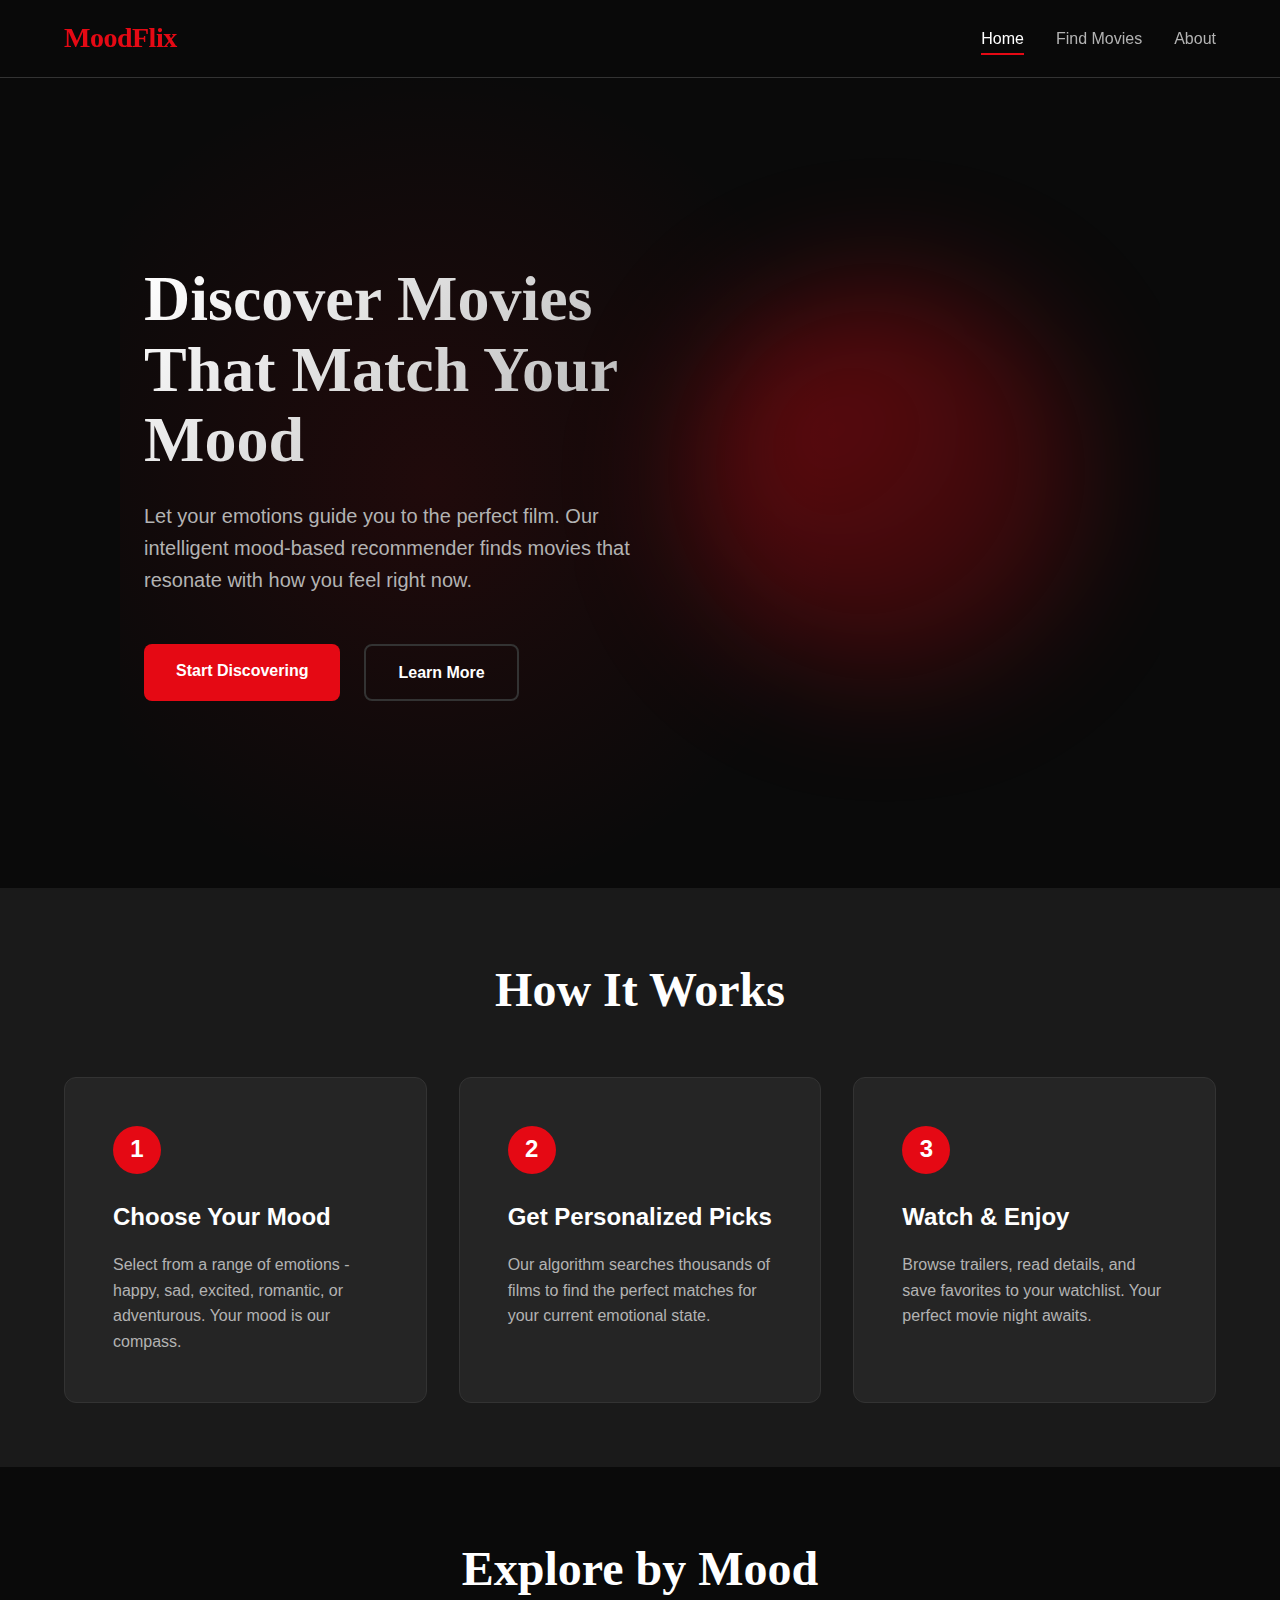
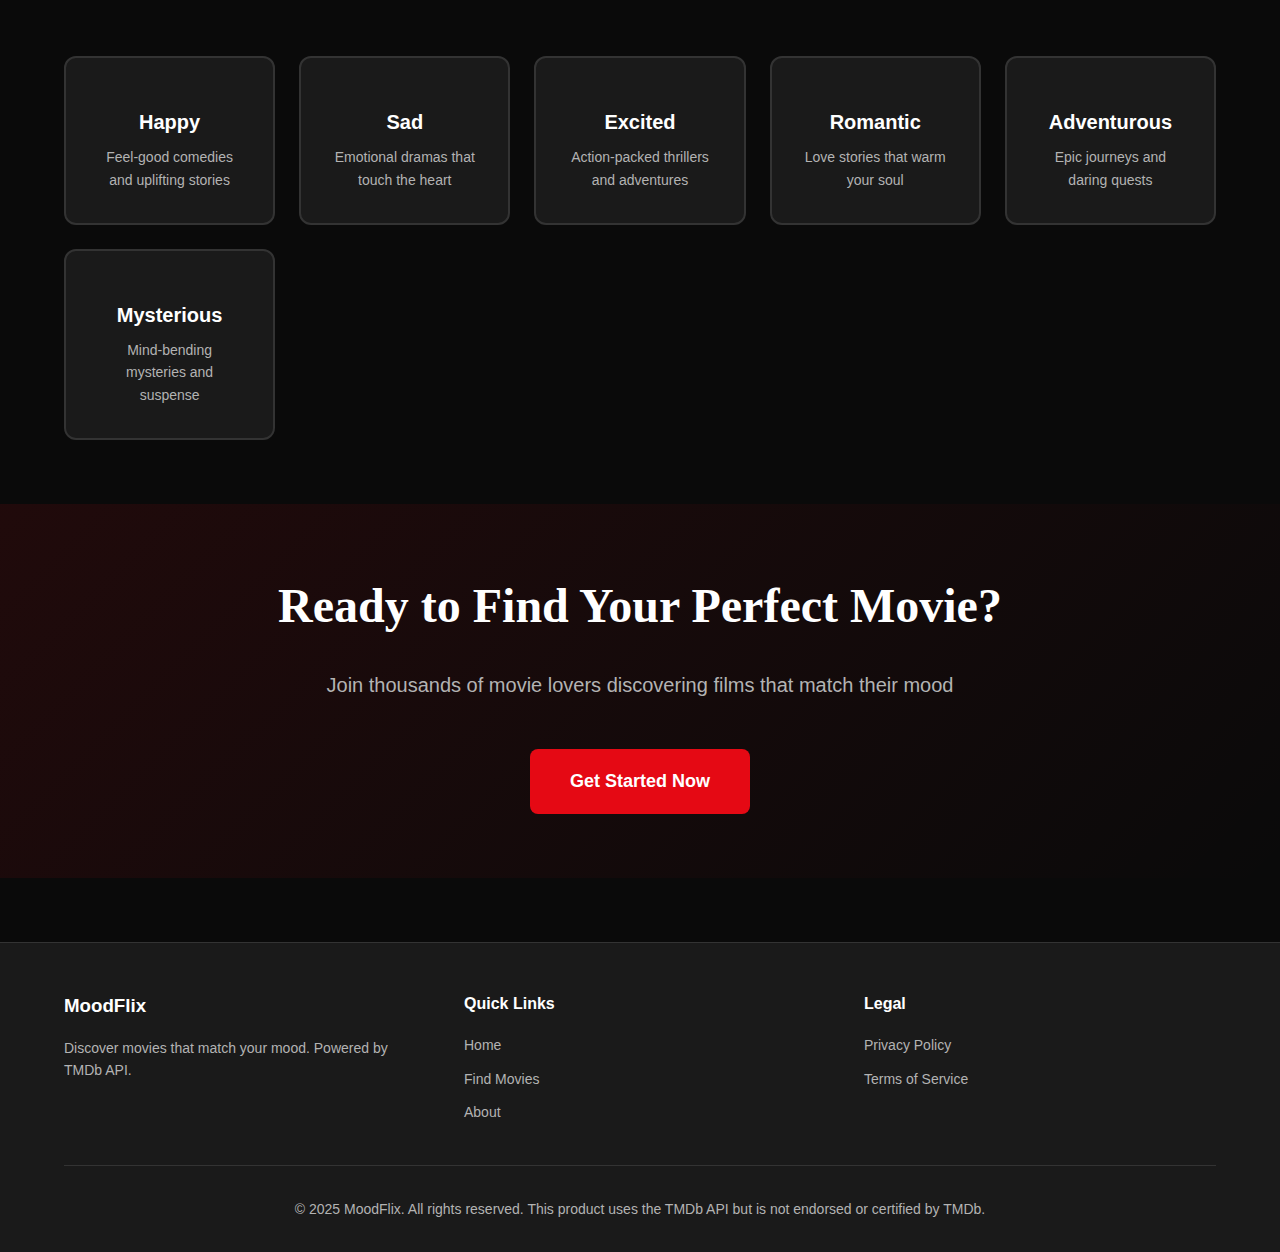
<file: index.html>
<!DOCTYPE html>
<html lang="en">
<head>
    <meta charset="UTF-8">
    <meta name="viewport" content="width=device-width, initial-scale=1.0">
    <title>MoodFlix - Discover Movies That Match Your Mood</title>
    <link rel="stylesheet" href="styles.css">
</head>
<body>
    <!-- Navigation -->
    <nav class="navbar">
        <div class="nav-container">
            <a href="index.html" class="logo">MoodFlix</a>
            <ul class="nav-menu">
                <li><a href="index.html" class="nav-link active">Home</a></li>
                <li><a href="recommender.html" class="nav-link">Find Movies</a></li>
                <li><a href="about.html" class="nav-link">About</a></li>
            </ul>
            <button class="mobile-menu-toggle" aria-label="Toggle menu">
                <span></span>
                <span></span>
                <span></span>
            </button>
        </div>
    </nav>

    <!-- Hero Section -->
    <section class="hero">
        <div class="hero-content">
            <h1 class="hero-title">Discover Movies That Match Your Mood</h1>
            <p class="hero-subtitle">Let your emotions guide you to the perfect film. Our intelligent mood-based recommender finds movies that resonate with how you feel right now.</p>
            <div class="hero-cta">
                <a href="recommender.html" class="btn btn-primary">Start Discovering</a>
                <a href="about.html" class="btn btn-secondary">Learn More</a>
            </div>
        </div>
        <div class="hero-visual">
            <div class="mood-orb"></div>
        </div>
    </section>

    <!-- Features Section -->
    <section class="features">
        <div class="container">
            <h2 class="section-title">How It Works</h2>
            <div class="features-grid">
                <div class="feature-card">
                    <div class="feature-number">1</div>
                    <h3>Choose Your Mood</h3>
                    <p>Select from a range of emotions - happy, sad, excited, romantic, or adventurous. Your mood is our compass.</p>
                </div>
                <div class="feature-card">
                    <div class="feature-number">2</div>
                    <h3>Get Personalized Picks</h3>
                    <p>Our algorithm searches thousands of films to find the perfect matches for your current emotional state.</p>
                </div>
                <div class="feature-card">
                    <div class="feature-number">3</div>
                    <h3>Watch & Enjoy</h3>
                    <p>Browse trailers, read details, and save favorites to your watchlist. Your perfect movie night awaits.</p>
                </div>
            </div>
        </div>
    </section>

    <!-- Mood Showcase Section -->
    <section class="mood-showcase">
        <div class="container">
            <h2 class="section-title">Explore by Mood</h2>
            <div class="mood-grid">
                <div class="mood-card" data-mood="happy">
                    <div class="mood-icon"></div>
                    <h3>Happy</h3>
                    <p>Feel-good comedies and uplifting stories</p>
                </div>
                <div class="mood-card" data-mood="sad">
                    <div class="mood-icon"></div>
                    <h3>Sad</h3>
                    <p>Emotional dramas that touch the heart</p>
                </div>
                <div class="mood-card" data-mood="excited">
                    <div class="mood-icon"></div>
                    <h3>Excited</h3>
                    <p>Action-packed thrillers and adventures</p>
                </div>
                <div class="mood-card" data-mood="romantic">
                    <div class="mood-icon"></div>
                    <h3>Romantic</h3>
                    <p>Love stories that warm your soul</p>
                </div>
                <div class="mood-card" data-mood="adventurous">
                    <div class="mood-icon"></div>
                    <h3>Adventurous</h3>
                    <p>Epic journeys and daring quests</p>
                </div>
                <div class="mood-card" data-mood="mysterious">
                    <div class="mood-icon"></div>
                    <h3>Mysterious</h3>
                    <p>Mind-bending mysteries and suspense</p>
                </div>
            </div>
        </div>
    </section>

    <!-- CTA Section -->
    <section class="cta-section">
        <div class="container">
            <h2>Ready to Find Your Perfect Movie?</h2>
            <p>Join thousands of movie lovers discovering films that match their mood</p>
            <a href="recommender.html" class="btn btn-primary btn-large">Get Started Now</a>
        </div>
    </section>

    <!-- Footer -->
    <footer class="footer">
        <div class="container">
            <div class="footer-content">
                <div class="footer-section">
                    <h3>MoodFlix</h3>
                    <p>Discover movies that match your mood. Powered by TMDb API.</p>
                </div>
                <div class="footer-section">
                    <h4>Quick Links</h4>
                    <ul>
                        <li><a href="index.html">Home</a></li>
                        <li><a href="recommender.html">Find Movies</a></li>
                        <li><a href="about.html">About</a></li>
                    </ul>
                </div>
                <div class="footer-section">
                    <h4>Legal</h4>
                    <ul>
                        <li><a href="#">Privacy Policy</a></li>
                        <li><a href="#">Terms of Service</a></li>
                    </ul>
                </div>
            </div>
            <div class="footer-bottom">
                <p>&copy; 2025 MoodFlix. All rights reserved. This product uses the TMDb API but is not endorsed or certified by TMDb.</p>
            </div>
        </div>
    </footer>

    <script src="home.js"></script>
</body>
</html>
</file>
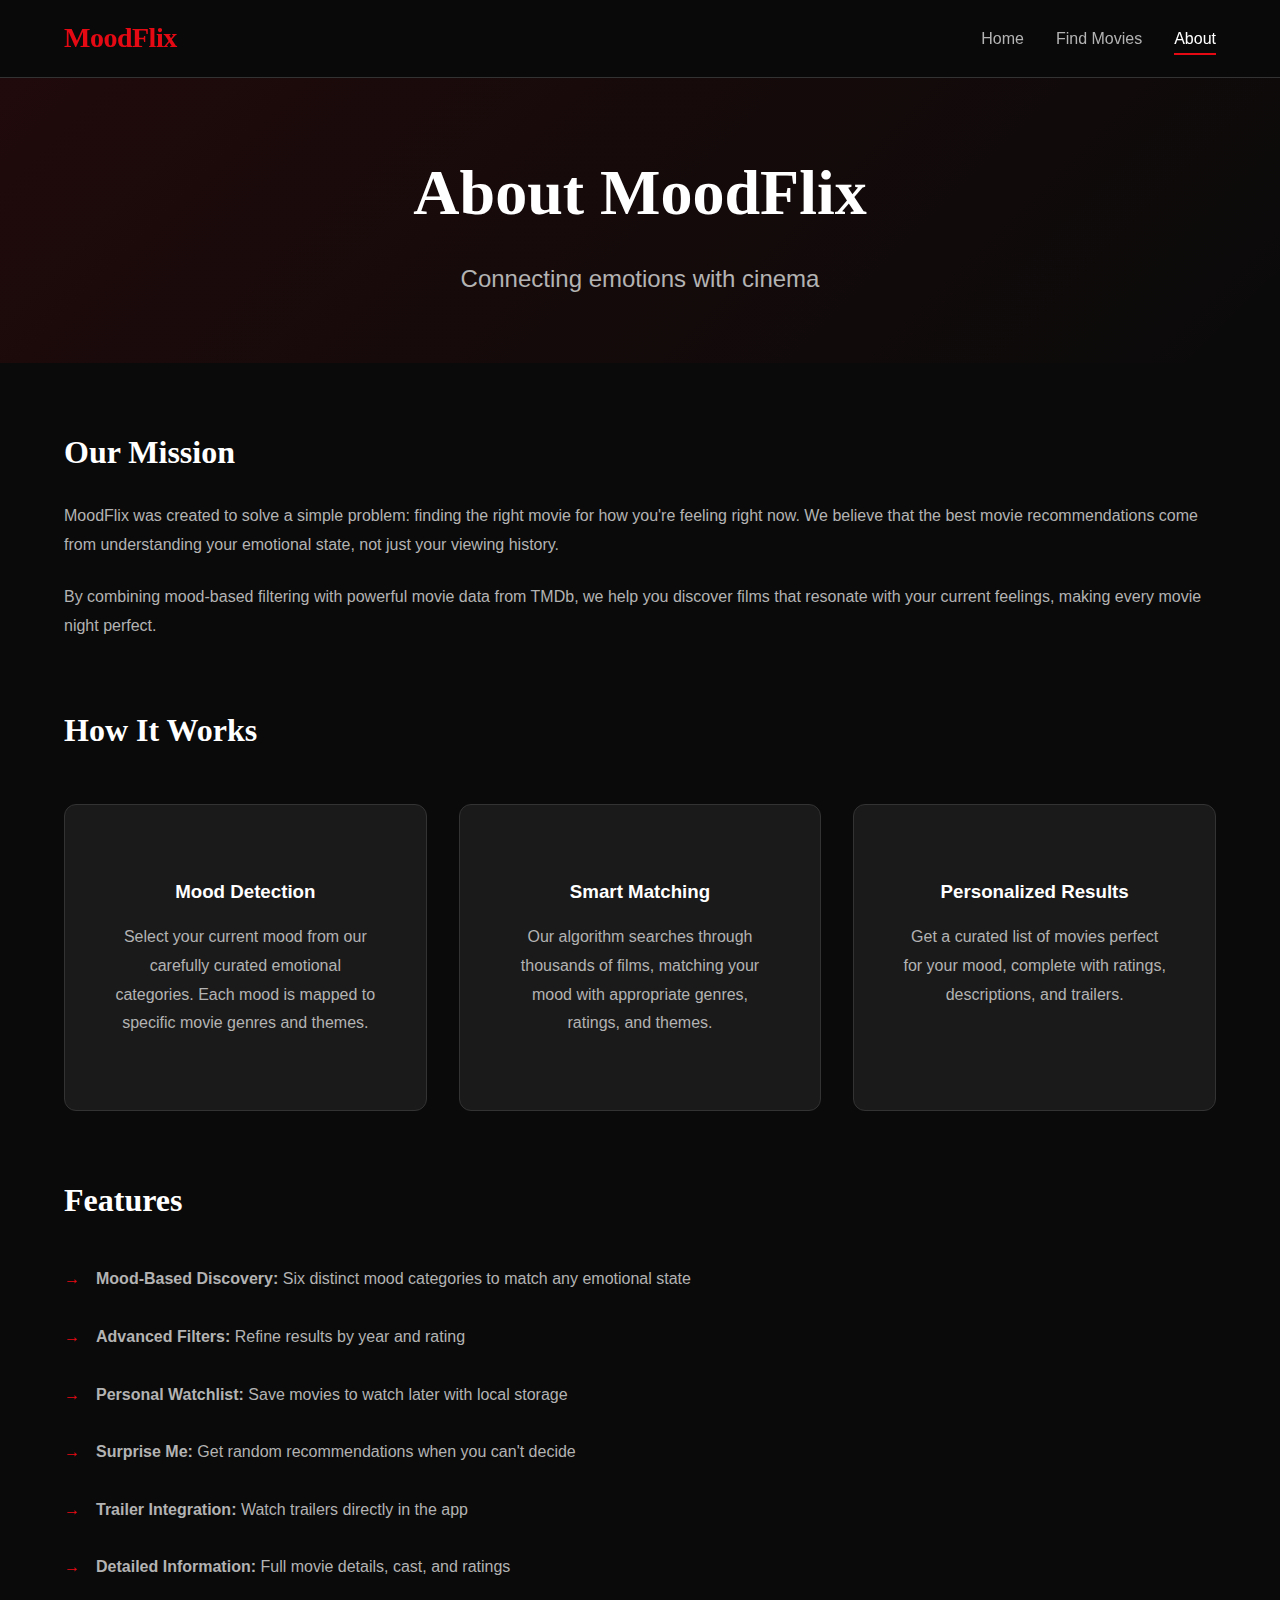
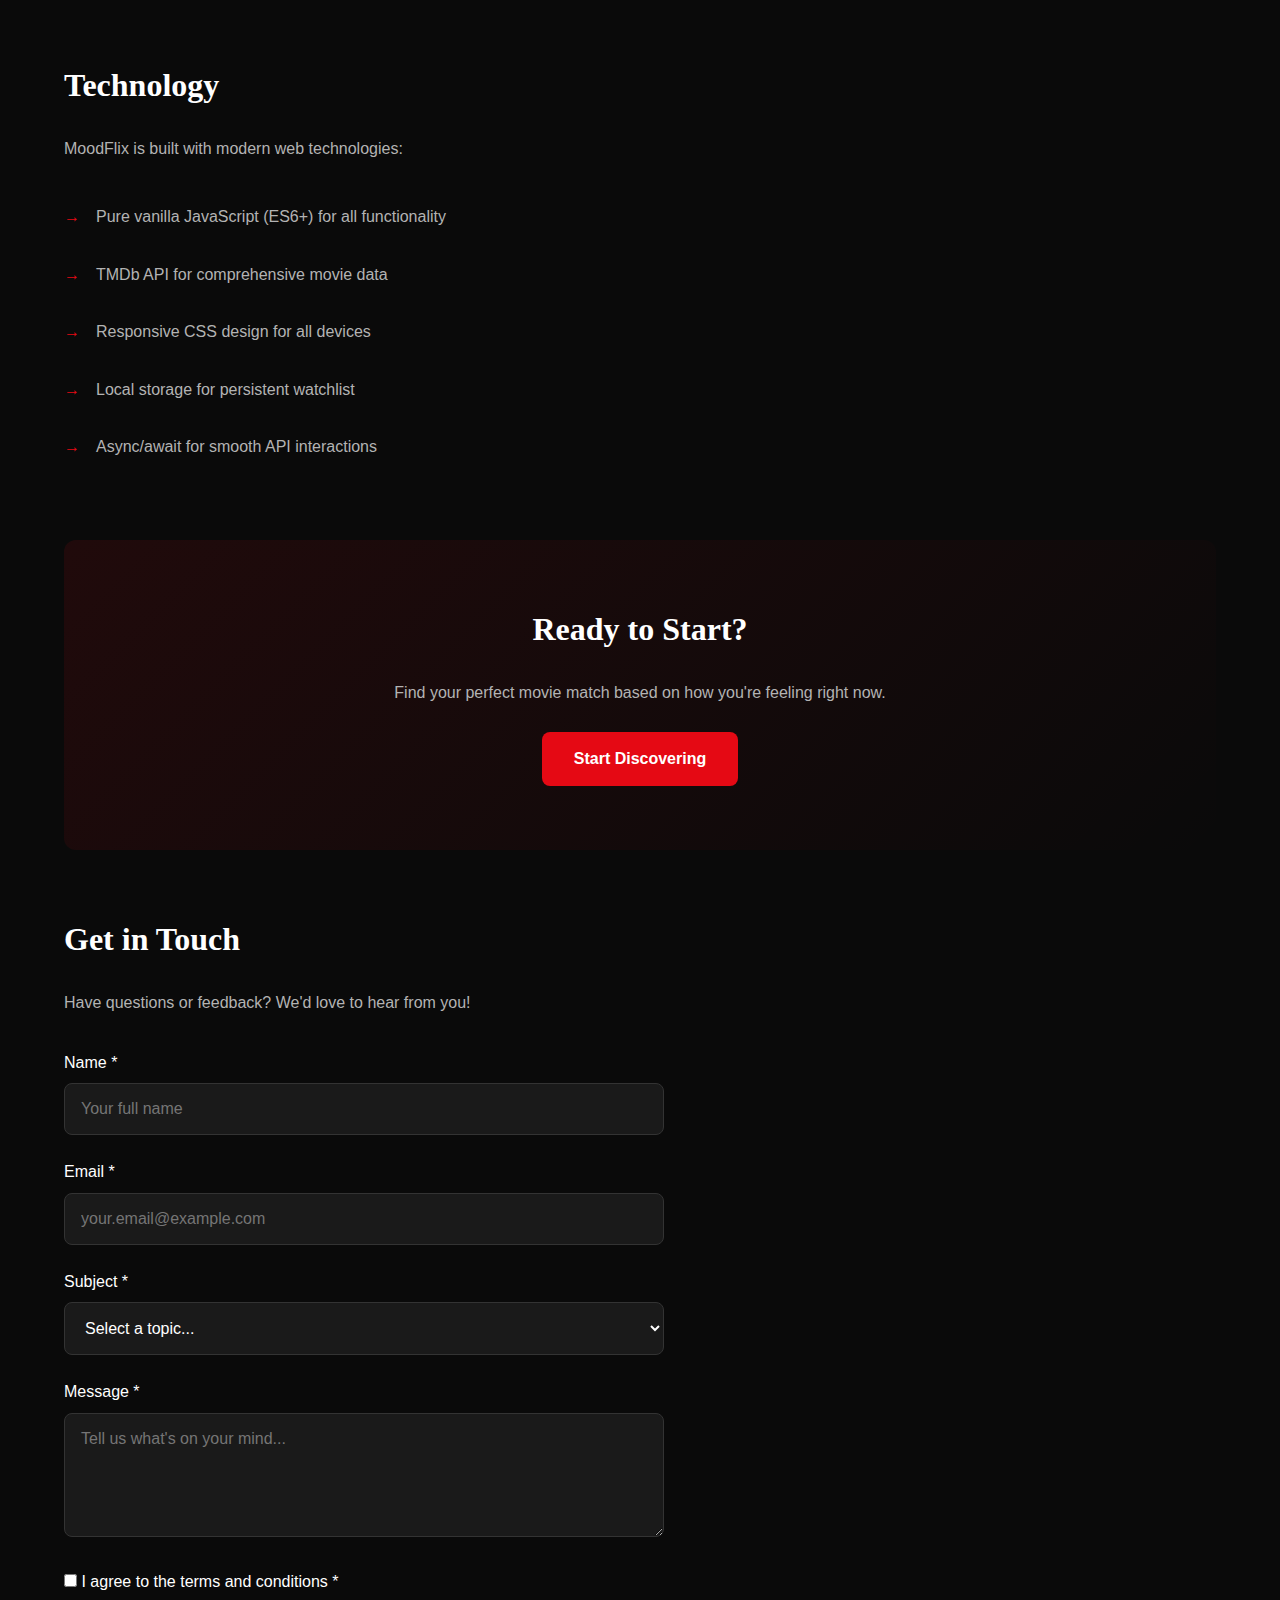
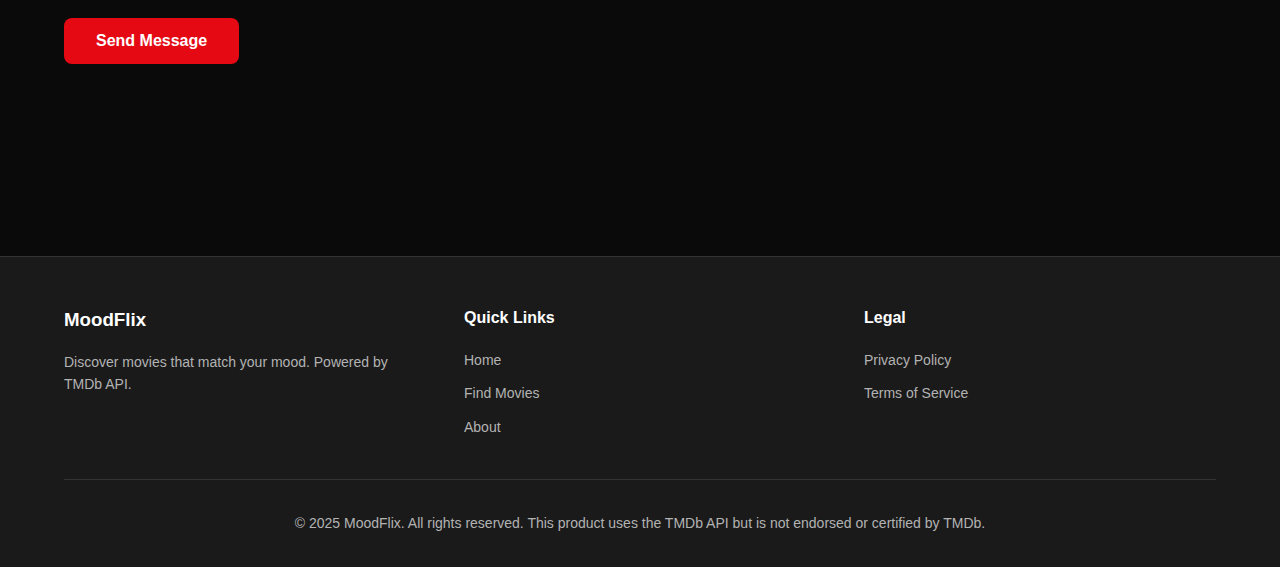
<file: about.html>
<!DOCTYPE html>
<html lang="en">
<head>
    <meta charset="UTF-8">
    <meta name="viewport" content="width=device-width, initial-scale=1.0">
    <title>About - MoodFlix</title>
    <link rel="stylesheet" href="styles.css">
</head>
<body>
    <!-- Navigation -->
    <nav class="navbar">
        <div class="nav-container">
            <a href="index.html" class="logo">MoodFlix</a>
            <ul class="nav-menu">
                <li><a href="index.html" class="nav-link">Home</a></li>
                <li><a href="recommender.html" class="nav-link">Find Movies</a></li>
                <li><a href="about.html" class="nav-link active">About</a></li>
            </ul>
            <button class="mobile-menu-toggle" aria-label="Toggle menu">
                <span></span>
                <span></span>
                <span></span>
            </button>
        </div>
    </nav>

    <!-- About Hero -->
    <section class="about-hero">
        <div class="container">
            <h1>About MoodFlix</h1>
            <p class="lead">Connecting emotions with cinema</p>
        </div>
    </section>

    <!-- About Content -->
    <section class="about-content">
        <div class="container">
            <div class="about-section">
                <h2>Our Mission</h2>
                <p>MoodFlix was created to solve a simple problem: finding the right movie for how you're feeling right now. We believe that the best movie recommendations come from understanding your emotional state, not just your viewing history.</p>
                <p>By combining mood-based filtering with powerful movie data from TMDb, we help you discover films that resonate with your current feelings, making every movie night perfect.</p>
            </div>

            <div class="about-section">
                <h2>How It Works</h2>
                <div class="process-steps">
                    <div class="process-step">
                        <div class="step-icon"></div>
                        <h3>Mood Detection</h3>
                        <p>Select your current mood from our carefully curated emotional categories. Each mood is mapped to specific movie genres and themes.</p>
                    </div>
                    <div class="process-step">
                        <div class="step-icon"></div>
                        <h3>Smart Matching</h3>
                        <p>Our algorithm searches through thousands of films, matching your mood with appropriate genres, ratings, and themes.</p>
                    </div>
                    <div class="process-step">
                        <div class="step-icon"></div>
                        <h3>Personalized Results</h3>
                        <p>Get a curated list of movies perfect for your mood, complete with ratings, descriptions, and trailers.</p>
                    </div>
                </div>
            </div>

            <div class="about-section">
                <h2>Features</h2>
                <ul class="features-list">
                    <li><strong>Mood-Based Discovery:</strong> Six distinct mood categories to match any emotional state</li>
                    <li><strong>Advanced Filters:</strong> Refine results by year and rating</li>
                    <li><strong>Personal Watchlist:</strong> Save movies to watch later with local storage</li>
                    <li><strong>Surprise Me:</strong> Get random recommendations when you can't decide</li>
                    <li><strong>Trailer Integration:</strong> Watch trailers directly in the app</li>
                    <li><strong>Detailed Information:</strong> Full movie details, cast, and ratings</li>
                </ul>
            </div>

            <div class="about-section">
                <h2>Technology</h2>
                <p>MoodFlix is built with modern web technologies:</p>
                <ul class="tech-list">
                    <li>Pure vanilla JavaScript (ES6+) for all functionality</li>
                    <li>TMDb API for comprehensive movie data</li>
                    <li>Responsive CSS design for all devices</li>
                    <li>Local storage for persistent watchlist</li>
                    <li>Async/await for smooth API interactions</li>
                </ul>
            </div>

            <div class="about-section cta-box">
                <h2>Ready to Start?</h2>
                <p>Find your perfect movie match based on how you're feeling right now.</p>
                <a href="recommender.html" class="btn btn-primary">Start Discovering</a>
            </div>

            <!-- Contact Form Section -->
            <div class="about-section">
                <h2>Get in Touch</h2>
                <p>Have questions or feedback? We'd love to hear from you!</p>
                
                <form id="contactForm" class="contact-form">
                    <div class="form-group">
                        <label for="contactName">Name *</label>
                        <input 
                            type="text" 
                            id="contactName" 
                            name="name" 
                            required 
                            minlength="2"
                            placeholder="Your full name">
                        <span class="error-message" id="nameError"></span>
                    </div>
                    
                    <div class="form-group">
                        <label for="contactEmail">Email *</label>
                        <input 
                            type="email" 
                            id="contactEmail" 
                            name="email" 
                            required
                            placeholder="your.email@example.com">
                        <span class="error-message" id="emailError"></span>
                    </div>
                    
                    <div class="form-group">
                        <label for="contactSubject">Subject *</label>
                        <select id="contactSubject" name="subject" required>
                            <option value="">Select a topic...</option>
                            <option value="feedback">General Feedback</option>
                            <option value="bug">Report a Bug</option>
                            <option value="feature">Feature Request</option>
                            <option value="other">Other</option>
                        </select>
                        <span class="error-message" id="subjectError"></span>
                    </div>
                    
                    <div class="form-group">
                        <label for="contactMessage">Message *</label>
                        <textarea 
                            id="contactMessage" 
                            name="message" 
                            required 
                            minlength="10"
                            rows="5"
                            placeholder="Tell us what's on your mind..."></textarea>
                        <span class="error-message" id="messageError"></span>
                    </div>
                    
                    <div class="form-group">
                        <label class="checkbox-label">
                            <input type="checkbox" id="agreeTerms" name="agree" required>
                            I agree to the terms and conditions *
                        </label>
                        <span class="error-message" id="agreeError"></span>
                    </div>
                    
                    <button type="submit" class="btn btn-primary">Send Message</button>
                    <div id="formSuccess" class="success-message hidden"></div>
                </form>
            </div>
        </div>
    </section>

    <!-- Footer -->
    <footer class="footer">
        <div class="container">
            <div class="footer-content">
                <div class="footer-section">
                    <h3>MoodFlix</h3>
                    <p>Discover movies that match your mood. Powered by TMDb API.</p>
                </div>
                <div class="footer-section">
                    <h4>Quick Links</h4>
                    <ul>
                        <li><a href="index.html">Home</a></li>
                        <li><a href="recommender.html">Find Movies</a></li>
                        <li><a href="about.html">About</a></li>
                    </ul>
                </div>
                <div class="footer-section">
                    <h4>Legal</h4>
                    <ul>
                        <li><a href="#">Privacy Policy</a></li>
                        <li><a href="#">Terms of Service</a></li>
                    </ul>
                </div>
            </div>
            <div class="footer-bottom">
                <p>&copy; 2025 MoodFlix. All rights reserved. This product uses the TMDb API but is not endorsed or certified by TMDb.</p>
            </div>
        </div>
    </footer>

    <script src="home.js"></script>
    <script src="form-validation.js"></script>
</body>
</html>
</file>
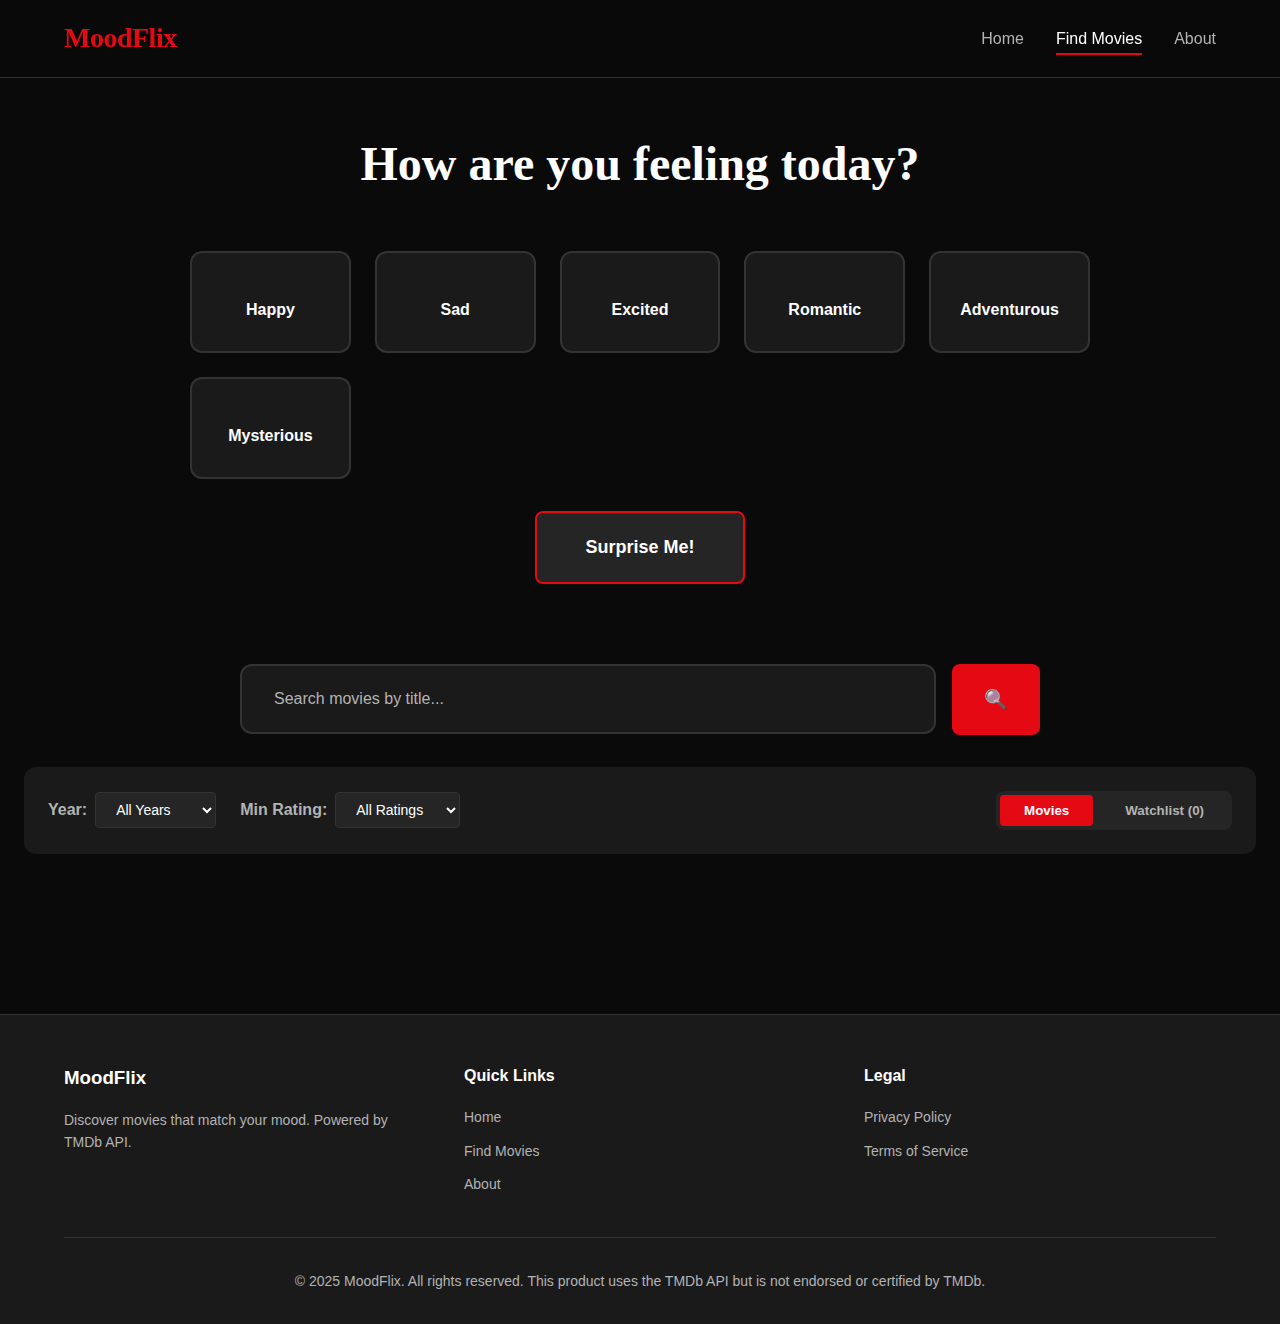
<file: recommender.html>
<!DOCTYPE html>
<html lang="en">
<head>
    <meta charset="UTF-8">
    <meta name="viewport" content="width=device-width, initial-scale=1.0">
    <title>Find Movies - MoodFlix</title>
    <link rel="stylesheet" href="styles.css">
</head>
<body>
    <!-- Navigation -->
    <nav class="navbar">
        <div class="nav-container">
            <a href="index.html" class="logo">MoodFlix</a>
            <ul class="nav-menu">
                <li><a href="index.html" class="nav-link">Home</a></li>
                <li><a href="recommender.html" class="nav-link active">Find Movies</a></li>
                <li><a href="about.html" class="nav-link">About</a></li>
            </ul>
            <button class="mobile-menu-toggle" aria-label="Toggle menu">
                <span></span>
                <span></span>
                <span></span>
            </button>
        </div>
    </nav>

    <div class="app-container">
        <!-- Mood Selection -->
        <section class="mood-selection">
            <h1>How are you feeling today?</h1>
            <div class="mood-buttons">
                <button class="mood-btn" data-mood="happy">
                    <span class="mood-emoji"></span>
                    <span>Happy</span>
                </button>
                <button class="mood-btn" data-mood="sad">
                    <span class="mood-emoji"></span>
                    <span>Sad</span>
                </button>
                <button class="mood-btn" data-mood="excited">
                    <span class="mood-emoji"></span>
                    <span>Excited</span>
                </button>
                <button class="mood-btn" data-mood="romantic">
                    <span class="mood-emoji"></span>
                    <span>Romantic</span>
                </button>
                <button class="mood-btn" data-mood="adventurous">
                    <span class="mood-emoji"></span>
                    <span>Adventurous</span>
                </button>
                <button class="mood-btn" data-mood="mysterious">
                    <span class="mood-emoji"></span>
                    <span>Mysterious</span>
                </button>
            </div>
            <button id="surpriseBtn" class="surprise-btn"> Surprise Me!</button>
        </section>

        <!-- Search Bar -->
        <section class="search-section">
            <div class="search-container">
                <input 
                    type="text" 
                    id="searchInput" 
                    placeholder="Search movies by title..." 
                    aria-label="Search movies">
                <button id="searchBtn" class="search-btn" aria-label="Search">🔍</button>
                <button id="clearSearchBtn" class="clear-btn hidden" aria-label="Clear search">✕</button>
            </div>
        </section>

        <!-- Filters and Controls -->
        <section class="controls">
            <div class="filters">
                <div class="filter-group">
                    <label for="yearFilter">Year:</label>
                    <select id="yearFilter">
                        <option value="">All Years</option>
                        <option value="2024">2024</option>
                        <option value="2023">2023</option>
                        <option value="2022">2022</option>
                        <option value="2021">2021</option>
                        <option value="2020">2020</option>
                        <option value="2010-2019">2010-2019</option>
                        <option value="2000-2009">2000-2009</option>
                        <option value="1990-1999">1990-1999</option>
                    </select>
                </div>
                <div class="filter-group">
                    <label for="ratingFilter">Min Rating:</label>
                    <select id="ratingFilter">
                        <option value="0">All Ratings</option>
                        <option value="7">7+ ⭐</option>
                        <option value="8">8+ ⭐⭐</option>
                        <option value="9">9+ ⭐⭐⭐</option>
                    </select>
                </div>
            </div>
            <div class="view-toggle">
                <button id="moviesView" class="view-btn active">Movies</button>
                <button id="watchlistView" class="view-btn">Watchlist (<span id="watchlistCount">0</span>)</button>
            </div>
        </section>

        <!-- Loading Indicator -->
        <div id="loading" class="loading hidden">
            <div class="spinner"></div>
            <p>Finding perfect movies for you...</p>
        </div>

        <!-- Error Message -->
        <div id="errorMessage" class="error-message hidden"></div>

        <!-- Movies Grid -->
        <section id="moviesSection" class="movies-section">
            <div id="moviesGrid" class="movies-grid"></div>
        </section>

        <!-- Watchlist Section -->
        <section id="watchlistSection" class="movies-section hidden">
            <div id="watchlistGrid" class="movies-grid"></div>
            <div id="emptyWatchlist" class="empty-state hidden">
                <p>Your watchlist is empty. Start adding movies you want to watch!</p>
            </div>
        </section>
    </div>

    <!-- Movie Modal -->
    <div id="movieModal" class="modal hidden">
        <div class="modal-content">
            <button class="modal-close">&times;</button>
            <div id="modalBody"></div>
        </div>
    </div>

    <!-- Footer -->
    <footer class="footer">
        <div class="container">
            <div class="footer-content">
                <div class="footer-section">
                    <h3>MoodFlix</h3>
                    <p>Discover movies that match your mood. Powered by TMDb API.</p>
                </div>
                <div class="footer-section">
                    <h4>Quick Links</h4>
                    <ul>
                        <li><a href="index.html">Home</a></li>
                        <li><a href="recommender.html">Find Movies</a></li>
                        <li><a href="about.html">About</a></li>
                    </ul>
                </div>
                <div class="footer-section">
                    <h4>Legal</h4>
                    <ul>
                        <li><a href="#">Privacy Policy</a></li>
                        <li><a href="#">Terms of Service</a></li>
                    </ul>
                </div>
            </div>
            <div class="footer-bottom">
                <p>&copy; 2025 MoodFlix. All rights reserved. This product uses the TMDb API but is not endorsed or certified by TMDb.</p>
            </div>
        </div>
    </footer>

    <script src="script.js"></script>
</body>
</html>
</file>
<file: styles.css>
/* Reset and Base Styles */
* {
    margin: 0;
    padding: 0;
    box-sizing: border-box;
}

:root {
    --color-bg: #0a0a0a;
    --color-surface: #1a1a1a;
    --color-surface-elevated: #252525;
    --color-primary: #e50914;
    --color-primary-hover: #f40612;
    --color-secondary: #ffffff;
    --color-text: #ffffff;
    --color-text-muted: #b3b3b3;
    --color-border: #333333;
    --color-success: #46d369;
    --color-warning: #ffa500;
    
    --font-sans: -apple-system, BlinkMacSystemFont, 'Segoe UI', Roboto, Oxygen, Ubuntu, Cantarell, sans-serif;
    --font-display: 'Georgia', serif;
    
    --spacing-xs: 0.5rem;
    --spacing-sm: 1rem;
    --spacing-md: 1.5rem;
    --spacing-lg: 2rem;
    --spacing-xl: 3rem;
    --spacing-2xl: 4rem;
    
    --radius-sm: 4px;
    --radius-md: 8px;
    --radius-lg: 12px;
    --radius-xl: 16px;
    
    --shadow-sm: 0 2px 8px rgba(0, 0, 0, 0.3);
    --shadow-md: 0 4px 16px rgba(0, 0, 0, 0.4);
    --shadow-lg: 0 8px 32px rgba(0, 0, 0, 0.5);
}

body {
    font-family: var(--font-sans);
    background-color: var(--color-bg);
    color: var(--color-text);
    line-height: 1.6;
    overflow-x: hidden;
}

.container {
    max-width: 1200px;
    margin: 0 auto;
    padding: 0 var(--spacing-md);
}

/* Navigation */
.navbar {
    background-color: rgba(10, 10, 10, 0.95);
    backdrop-filter: blur(10px);
    position: sticky;
    top: 0;
    z-index: 1000;
    border-bottom: 1px solid var(--color-border);
}

.nav-container {
    max-width: 1200px;
    margin: 0 auto;
    padding: var(--spacing-sm) var(--spacing-md);
    display: flex;
    justify-content: space-between;
    align-items: center;
}

.logo {
    font-size: 1.75rem;
    font-weight: 700;
    color: var(--color-primary);
    text-decoration: none;
    font-family: var(--font-display);
    letter-spacing: -0.5px;
}

.nav-menu {
    display: flex;
    gap: var(--spacing-lg);
    list-style: none;
}

.nav-link {
    color: var(--color-text-muted);
    text-decoration: none;
    font-weight: 500;
    transition: color 0.3s ease;
    position: relative;
}

.nav-link:hover,
.nav-link.active {
    color: var(--color-text);
}

.nav-link.active::after {
    content: '';
    position: absolute;
    bottom: -8px;
    left: 0;
    right: 0;
    height: 2px;
    background-color: var(--color-primary);
}

.mobile-menu-toggle {
    display: none;
    flex-direction: column;
    gap: 4px;
    background: none;
    border: none;
    cursor: pointer;
    padding: var(--spacing-xs);
}

.mobile-menu-toggle span {
    width: 24px;
    height: 2px;
    background-color: var(--color-text);
    transition: all 0.3s ease;
}

/* Hero Section */
.hero {
    margin: 0px 120px;
    min-height: 90vh;
    display: flex;
    align-items: center;
    justify-content: space-between;
    padding: var(--spacing-2xl) var(--spacing-md);
    position: relative;
    overflow: hidden;
}

.hero::before {
    content: '';
    position: absolute;
    top: 0;
    left: 0;
    right: 0;
    bottom: 0;
    background: radial-gradient(circle at 30% 50%, rgba(229, 9, 20, 0.1) 0%, transparent 50%);
    pointer-events: none;
}

.hero-content {
    flex: 1;
    max-width: 600px;
    z-index: 1;
}

.hero-title {
    font-size: clamp(2.5rem, 5vw, 4rem);
    font-weight: 700;
    line-height: 1.1;
    margin-bottom: var(--spacing-md);
    font-family: var(--font-display);
    background: linear-gradient(135deg, #ffffff 0%, #b3b3b3 100%);
    -webkit-background-clip: text;
    -webkit-text-fill-color: transparent;
    background-clip: text;
}

.hero-subtitle {
    font-size: 1.25rem;
    color: var(--color-text-muted);
    margin-bottom: var(--spacing-xl);
    line-height: 1.6;
}

.hero-cta {
    display: flex;
    gap: var(--spacing-md);
    flex-wrap: wrap;
}

.hero-visual {
    flex: 1;
    display: flex;
    align-items: center;
    justify-content: center;
    position: relative;
}

.mood-orb {
    width: 400px;
    height: 400px;
    border-radius: 50%;
    background: radial-gradient(circle at 30% 30%, rgba(229, 9, 20, 0.4), rgba(229, 9, 20, 0.1));
    filter: blur(60px);
    animation: float 6s ease-in-out infinite;
}

@keyframes float {
    0%, 100% { transform: translateY(0px); }
    50% { transform: translateY(-30px); }
}

/* Buttons */
.btn {
    display: inline-block;
    padding: 0.875rem 2rem;
    border-radius: var(--radius-md);
    font-weight: 600;
    text-decoration: none;
    transition: all 0.3s ease;
    cursor: pointer;
    border: none;
    font-size: 1rem;
}

.btn-primary {
    background-color: var(--color-primary);
    color: var(--color-text);
}

.btn-primary:hover {
    background-color: var(--color-primary-hover);
    transform: translateY(-2px);
    box-shadow: var(--shadow-md);
}

.btn-secondary {
    background-color: transparent;
    color: var(--color-text);
    border: 2px solid var(--color-border);
}

.btn-secondary:hover {
    border-color: var(--color-text);
    background-color: var(--color-surface);
}

.btn-large {
    padding: 1.125rem 2.5rem;
    font-size: 1.125rem;
}

/* Features Section */
.features {
    padding: var(--spacing-2xl) var(--spacing-md);
    background-color: var(--color-surface);
}

.section-title {
    font-size: clamp(2rem, 4vw, 3rem);
    text-align: center;
    margin-bottom: var(--spacing-xl);
    font-family: var(--font-display);
}

.features-grid {
    display: grid;
    grid-template-columns: repeat(auto-fit, minmax(280px, 1fr));
    gap: var(--spacing-lg);
    margin-top: var(--spacing-xl);
}

.feature-card {
    background-color: var(--color-surface-elevated);
    padding: var(--spacing-xl);
    border-radius: var(--radius-lg);
    border: 1px solid var(--color-border);
    transition: all 0.3s ease;
}

.feature-card:hover {
    transform: translateY(-4px);
    border-color: var(--color-primary);
    box-shadow: var(--shadow-lg);
}

.feature-number {
    width: 48px;
    height: 48px;
    background-color: var(--color-primary);
    color: var(--color-text);
    border-radius: 50%;
    display: flex;
    align-items: center;
    justify-content: center;
    font-size: 1.5rem;
    font-weight: 700;
    margin-bottom: var(--spacing-md);
}

.feature-card h3 {
    font-size: 1.5rem;
    margin-bottom: var(--spacing-sm);
}

.feature-card p {
    color: var(--color-text-muted);
    line-height: 1.6;
}

/* Mood Showcase */
.mood-showcase {
    padding: var(--spacing-2xl) var(--spacing-md);
}

.mood-grid {
    display: grid;
    grid-template-columns: repeat(auto-fit, minmax(200px, 1fr));
    gap: var(--spacing-md);
    margin-top: var(--spacing-xl);
}

.mood-card {
    background-color: var(--color-surface);
    padding: var(--spacing-lg);
    border-radius: var(--radius-lg);
    text-align: center;
    border: 2px solid var(--color-border);
    transition: all 0.3s ease;
    cursor: pointer;
}

.mood-card:hover {
    border-color: var(--color-primary);
    transform: translateY(-4px);
    box-shadow: var(--shadow-md);
}

.mood-icon {
    font-size: 3rem;
    margin-bottom: var(--spacing-sm);
}

.mood-card h3 {
    font-size: 1.25rem;
    margin-bottom: var(--spacing-xs);
}

.mood-card p {
    color: var(--color-text-muted);
    font-size: 0.875rem;
}

/* CTA Section */
.cta-section {
    padding: var(--spacing-2xl) var(--spacing-md);
    background: linear-gradient(135deg, rgba(229, 9, 20, 0.1) 0%, transparent 100%);
    text-align: center;
}

.cta-section h2 {
    font-size: clamp(2rem, 4vw, 3rem);
    margin-bottom: var(--spacing-md);
    font-family: var(--font-display);
}

.cta-section p {
    font-size: 1.25rem;
    color: var(--color-text-muted);
    margin-bottom: var(--spacing-xl);
}

/* Footer */
.footer {
    background-color: var(--color-surface);
    border-top: 1px solid var(--color-border);
    padding: var(--spacing-xl) var(--spacing-md) var(--spacing-lg);
    margin-top: var(--spacing-2xl);
}

.footer-content {
    display: grid;
    grid-template-columns: repeat(auto-fit, minmax(200px, 1fr));
    gap: var(--spacing-xl);
    margin-bottom: var(--spacing-lg);
}

.footer-section h3,
.footer-section h4 {
    margin-bottom: var(--spacing-sm);
    color: var(--color-text);
}

.footer-section p,
.footer-section a {
    color: var(--color-text-muted);
    font-size: 0.875rem;
}

.footer-section ul {
    list-style: none;
}

.footer-section ul li {
    margin-bottom: var(--spacing-xs);
}

.footer-section a {
    text-decoration: none;
    transition: color 0.3s ease;
}

.footer-section a:hover {
    color: var(--color-primary);
}

.footer-bottom {
    text-align: center;
    padding-top: var(--spacing-lg);
    border-top: 1px solid var(--color-border);
}

.footer-bottom p {
    color: var(--color-text-muted);
    font-size: 0.875rem;
}

/* Recommender Page Styles */
.app-container {
    max-width: 1400px;
    margin: 0 auto;
    padding: var(--spacing-xl) var(--spacing-md);
}

.mood-selection {
    text-align: center;
    margin-bottom: var(--spacing-xl);
}

.mood-selection h1 {
    font-size: clamp(2rem, 4vw, 3rem);
    margin-bottom: var(--spacing-xl);
    font-family: var(--font-display);
}

.mood-buttons {
    display: grid;
    grid-template-columns: repeat(auto-fit, minmax(150px, 1fr));
    gap: var(--spacing-md);
    max-width: 900px;
    margin: 0 auto var(--spacing-lg);
}

.mood-btn {
    background-color: var(--color-surface);
    border: 2px solid var(--color-border);
    padding: var(--spacing-lg);
    border-radius: var(--radius-lg);
    cursor: pointer;
    transition: all 0.3s ease;
    display: flex;
    flex-direction: column;
    align-items: center;
    gap: var(--spacing-sm);
    color: var(--color-text);
    font-size: 1rem;
    font-weight: 600;
}

.mood-btn:hover {
    border-color: var(--color-primary);
    transform: translateY(-4px);
    box-shadow: var(--shadow-md);
}

.mood-btn.active {
    background-color: var(--color-primary);
    border-color: var(--color-primary);
}

.mood-emoji {
    font-size: 2.5rem;
}

.surprise-btn {
    background-color: var(--color-surface-elevated);
    border: 2px solid var(--color-primary);
    color: var(--color-text);
    padding: var(--spacing-md) var(--spacing-xl);
    border-radius: var(--radius-md);
    font-size: 1.125rem;
    font-weight: 600;
    cursor: pointer;
    transition: all 0.3s ease;
}

.surprise-btn:hover {
    background-color: var(--color-primary);
    transform: scale(1.05);
}

/* Controls */
.controls {
    display: flex;
    justify-content: space-between;
    align-items: center;
    flex-wrap: wrap;
    gap: var(--spacing-md);
    margin-bottom: var(--spacing-xl);
    padding: var(--spacing-md);
    background-color: var(--color-surface);
    border-radius: var(--radius-lg);
}

.filters {
    display: flex;
    gap: var(--spacing-md);
    flex-wrap: wrap;
}

.filter-group {
    display: flex;
    align-items: center;
    gap: var(--spacing-xs);
}

.filter-group label {
    font-weight: 600;
    color: var(--color-text-muted);
}

.filter-group select {
    background-color: var(--color-surface-elevated);
    color: var(--color-text);
    border: 1px solid var(--color-border);
    padding: var(--spacing-xs) var(--spacing-sm);
    border-radius: var(--radius-sm);
    font-size: 0.875rem;
    cursor: pointer;
}

.view-toggle {
    display: flex;
    gap: var(--spacing-xs);
    background-color: var(--color-surface-elevated);
    padding: 4px;
    border-radius: var(--radius-md);
}

.view-btn {
    background-color: transparent;
    border: none;
    color: var(--color-text-muted);
    padding: var(--spacing-xs) var(--spacing-md);
    border-radius: var(--radius-sm);
    cursor: pointer;
    font-weight: 600;
    transition: all 0.3s ease;
}

.view-btn.active {
    background-color: var(--color-primary);
    color: var(--color-text);
}

/* Loading and Error States */
.loading {
    text-align: center;
    padding: var(--spacing-2xl);
}

.spinner {
    width: 50px;
    height: 50px;
    border: 4px solid var(--color-border);
    border-top-color: var(--color-primary);
    border-radius: 50%;
    animation: spin 1s linear infinite;
    margin: 0 auto var(--spacing-md);
}

@keyframes spin {
    to { transform: rotate(360deg); }
}

.error-message {
    background-color: rgba(229, 9, 20, 0.1);
    border: 1px solid var(--color-primary);
    color: var(--color-text);
    padding: var(--spacing-md);
    border-radius: var(--radius-md);
    margin-bottom: var(--spacing-lg);
    text-align: center;
}

.hidden {
    display: none !important;
}

/* Movies Grid */
.movies-grid {
    display: grid;
    grid-template-columns: repeat(auto-fill, minmax(200px, 1fr));
    gap: var(--spacing-lg);
}

.movie-card {
    background-color: var(--color-surface);
    border-radius: var(--radius-lg);
    overflow: hidden;
    transition: all 0.3s ease;
    cursor: pointer;
    border: 1px solid var(--color-border);
}

.movie-card:hover {
    transform: translateY(-8px);
    box-shadow: var(--shadow-lg);
    border-color: var(--color-primary);
}

.movie-poster {
    width: 100%;
    aspect-ratio: 2/3;
    object-fit: cover;
    background-color: var(--color-surface-elevated);
}

.movie-info {
    padding: var(--spacing-md);
}

.movie-title {
    font-size: 1rem;
    font-weight: 600;
    margin-bottom: var(--spacing-xs);
    display: -webkit-box;
    -webkit-line-clamp: 2;
    line-clamp: 2;
    -webkit-box-orient: vertical;
    overflow: hidden;
}

.movie-meta {
    display: flex;
    justify-content: space-between;
    align-items: center;
    font-size: 0.875rem;
    color: var(--color-text-muted);
    margin-bottom: var(--spacing-sm);
}

.movie-rating {
    display: flex;
    align-items: center;
    gap: 4px;
    color: var(--color-warning);
}

.movie-actions {
    display: flex;
    gap: var(--spacing-xs);
}

.action-btn {
    flex: 1;
    background-color: var(--color-surface-elevated);
    border: 1px solid var(--color-border);
    color: var(--color-text);
    padding: var(--spacing-xs);
    border-radius: var(--radius-sm);
    cursor: pointer;
    font-size: 0.875rem;
    transition: all 0.3s ease;
}

.action-btn:hover {
    background-color: var(--color-primary);
    border-color: var(--color-primary);
}

.action-btn.active {
    background-color: var(--color-success);
    border-color: var(--color-success);
}

/* Modal */
.modal {
    position: fixed;
    top: 0;
    left: 0;
    right: 0;
    bottom: 0;
    background-color: rgba(0, 0, 0, 0.9);
    display: flex;
    align-items: center;
    justify-content: center;
    z-index: 2000;
    padding: var(--spacing-md);
}

.modal-content {
    background-color: var(--color-surface);
    border-radius: var(--radius-lg);
    max-width: 900px;
    width: 100%;
    max-height: 90vh;
    overflow-y: auto;
    position: relative;
}

.modal-close {
    position: absolute;
    top: var(--spacing-md);
    right: var(--spacing-md);
    background-color: var(--color-surface-elevated);
    border: none;
    color: var(--color-text);
    width: 40px;
    height: 40px;
    border-radius: 50%;
    font-size: 1.5rem;
    cursor: pointer;
    z-index: 10;
    transition: all 0.3s ease;
}

.modal-close:hover {
    background-color: var(--color-primary);
}

.modal-header {
    position: relative;
    height: 400px;
    background-size: cover;
    background-position: center;
    border-radius: var(--radius-lg) var(--radius-lg) 0 0;
}

.modal-header::after {
    content: '';
    position: absolute;
    bottom: 0;
    left: 0;
    right: 0;
    height: 150px;
    background: linear-gradient(to top, var(--color-surface), transparent);
}

.modal-body-content {
    padding: var(--spacing-xl);
}

.modal-title {
    font-size: 2rem;
    margin-bottom: var(--spacing-sm);
    font-family: var(--font-display);
}

.modal-meta {
    display: flex;
    gap: var(--spacing-md);
    margin-bottom: var(--spacing-lg);
    color: var(--color-text-muted);
    flex-wrap: wrap;
}

.modal-overview {
    line-height: 1.8;
    margin-bottom: var(--spacing-lg);
    color: var(--color-text-muted);
}

.modal-section {
    margin-bottom: var(--spacing-lg);
}

.modal-section h3 {
    margin-bottom: var(--spacing-sm);
    color: var(--color-text);
}

.trailer-container {
    position: relative;
    padding-bottom: 56.25%;
    height: 0;
    overflow: hidden;
    border-radius: var(--radius-md);
    margin-bottom: var(--spacing-lg);
}

.trailer-container iframe {
    position: absolute;
    top: 0;
    left: 0;
    width: 100%;
    height: 100%;
}

/* About Page */
.about-hero {
    background: linear-gradient(135deg, rgba(229, 9, 20, 0.1) 0%, transparent 100%);
    padding: var(--spacing-2xl) var(--spacing-md);
    text-align: center;
}

.about-hero h1 {
    font-size: clamp(2.5rem, 5vw, 4rem);
    margin-bottom: var(--spacing-sm);
    font-family: var(--font-display);
}

.lead {
    font-size: 1.5rem;
    color: var(--color-text-muted);
}

.about-content {
    padding: var(--spacing-2xl) var(--spacing-md);
}

.about-section {
    margin-bottom: var(--spacing-2xl);
    justify-content: center;
}

.about-section h2 {
    font-size: 2rem;
    margin-bottom: var(--spacing-md);
    font-family: var(--font-display);
}

.about-section p {
    color: var(--color-text-muted);
    line-height: 1.8;
    margin-bottom: var(--spacing-md);
}

.process-steps {
    display: grid;
    grid-template-columns: repeat(auto-fit, minmax(250px, 1fr));
    gap: var(--spacing-lg);
    margin-top: var(--spacing-xl);
}

.process-step {
    background-color: var(--color-surface);
    padding: var(--spacing-xl);
    border-radius: var(--radius-lg);
    border: 1px solid var(--color-border);
    text-align: center;
}

.step-icon {
    font-size: 3rem;
    margin-bottom: var(--spacing-md);
}

.process-step h3 {
    margin-bottom: var(--spacing-sm);
}

.process-step p {
    color: var(--color-text-muted);
}

.features-list,
.tech-list {
    list-style: none;
    padding-left: 0;
}

.features-list li,
.tech-list li {
    padding: var(--spacing-sm) 0;
    padding-left: var(--spacing-lg);
    position: relative;
    color: var(--color-text-muted);
}

.features-list li::before,
.tech-list li::before {
    content: '→';
    position: absolute;
    left: 0;
    color: var(--color-primary);
    font-weight: 700;
}

.cta-box {
    background: linear-gradient(135deg, rgba(229, 9, 20, 0.1) 0%, transparent 100%);
    padding: var(--spacing-2xl);
    border-radius: var(--radius-lg);
    text-align: center;
}

.empty-state {
    text-align: center;
    padding: var(--spacing-2xl);
    color: var(--color-text-muted);
}

/* Responsive Design */
@media (max-width: 768px) {
    .nav-menu {
        display: none;
    }
    
    .mobile-menu-toggle {
        display: flex;
    }
    
    .hero {
        flex-direction: column;
        text-align: center;
        padding: var(--spacing-xl) var(--spacing-md);
    }
    
    .hero-visual {
        display: none;
    }
    
    .hero-cta {
        justify-content: center;
    }
    
    .mood-buttons {
        grid-template-columns: repeat(2, 1fr);
    }
    
    .movies-grid {
        grid-template-columns: repeat(auto-fill, minmax(150px, 1fr));
        gap: var(--spacing-md);
    }
    
    .controls {
        flex-direction: column;
        align-items: stretch;
    }
    
    .filters {
        flex-direction: column;
    }
    
    .modal-header {
        height: 250px;
    }
}

@media (max-width: 480px) {
    .mood-buttons {
        grid-template-columns: 1fr;
    }
    
    .movies-grid {
        grid-template-columns: repeat(2, 1fr);
    }
}

/* Contact Form Styles */
.contact-form {
    max-width: 600px;
    margin: var(--spacing-lg) 0;
}

.form-group {
    margin-bottom: var(--spacing-md);
}

.form-group label {
    display: block;
    margin-bottom: var(--spacing-xs);
    font-weight: 500;
    color: var(--color-text);
}

.form-group input,
.form-group select,
.form-group textarea {
    width: 100%;
    padding: var(--spacing-sm);
    background-color: var(--color-surface);
    border: 1px solid var(--color-border);
    border-radius: var(--radius-md);
    color: var(--color-text);
    font-family: var(--font-sans);
    font-size: 1rem;
    transition: border-color 0.3s ease, box-shadow 0.3s ease;
}

.form-group input:focus,
.form-group select:focus,
.form-group textarea:focus {
    outline: none;
    border-color: var(--color-primary);
    box-shadow: 0 0 0 3px rgba(229, 9, 20, 0.1);
}

.form-group input.error,
.form-group select.error,
.form-group textarea.error {
    border-color: var(--color-primary);
}

.form-group textarea {
    resize: vertical;
    min-height: 100px;
}

.checkbox-label {
    display: flex;
    align-items: center;
    gap: var(--spacing-xs);
    cursor: pointer;
    font-weight: normal;
}

.checkbox-label input[type="checkbox"] {
    width: auto;
    cursor: pointer;
}

.error-message {
    display: none;
    color: var(--color-primary);
    font-size: 0.875rem;
    margin-top: var(--spacing-xs);
}

.success-message {
    background-color: rgba(70, 211, 105, 0.1);
    border: 1px solid var(--color-success);
    border-radius: var(--radius-md);
    padding: var(--spacing-md);
    margin-top: var(--spacing-md);
    color: var(--color-success);
    font-weight: 500;
}

.success-message.hidden {
    display: none;
}

/* Notification Toast */
.notification {
    position: fixed;
    bottom: -100px;
    left: 50%;
    transform: translateX(-50%);
    background-color: var(--color-surface-elevated);
    color: var(--color-text);
    padding: var(--spacing-md) var(--spacing-lg);
    border-radius: var(--radius-lg);
    box-shadow: var(--shadow-lg);
    z-index: 10000;
    font-weight: 500;
    border: 1px solid var(--color-border);
    transition: bottom 0.3s ease;
    max-width: 90%;
    text-align: center;
}

.notification.show {
    bottom: var(--spacing-lg);
}

/* Search Section */
.search-section {
    padding: var(--spacing-lg) 0;
    max-width: 800px;
    margin: 0 auto;
}

.search-container {
    position: relative;
    display: flex;
    gap: var(--spacing-sm);
    align-items: center;
}

#searchInput {
    flex: 1;
    padding: var(--spacing-md) var(--spacing-lg);
    padding-right: 100px;
    background-color: var(--color-surface);
    border: 2px solid var(--color-border);
    border-radius: var(--radius-lg);
    color: var(--color-text);
    font-size: 1rem;
    font-family: var(--font-sans);
    transition: border-color 0.3s ease, box-shadow 0.3s ease;
}

#searchInput:focus {
    outline: none;
    border-color: var(--color-primary);
    box-shadow: 0 0 0 3px rgba(229, 9, 20, 0.1);
}

#searchInput::placeholder {
    color: var(--color-text-muted);
}

.search-btn,
.clear-btn {
    padding: var(--spacing-md) var(--spacing-lg);
    background-color: var(--color-primary);
    border: none;
    border-radius: var(--radius-md);
    color: var(--color-text);
    font-size: 1.2rem;
    cursor: pointer;
    transition: background-color 0.3s ease, transform 0.2s ease;
}

.search-btn:hover,
.clear-btn:hover {
    background-color: var(--color-primary-hover);
    transform: scale(1.05);
}

.search-btn:active,
.clear-btn:active {
    transform: scale(0.95);
}

.clear-btn {
    background-color: var(--color-surface-elevated);
    border: 1px solid var(--color-border);
}

.clear-btn:hover {
    background-color: var(--color-border);
}
</file>
